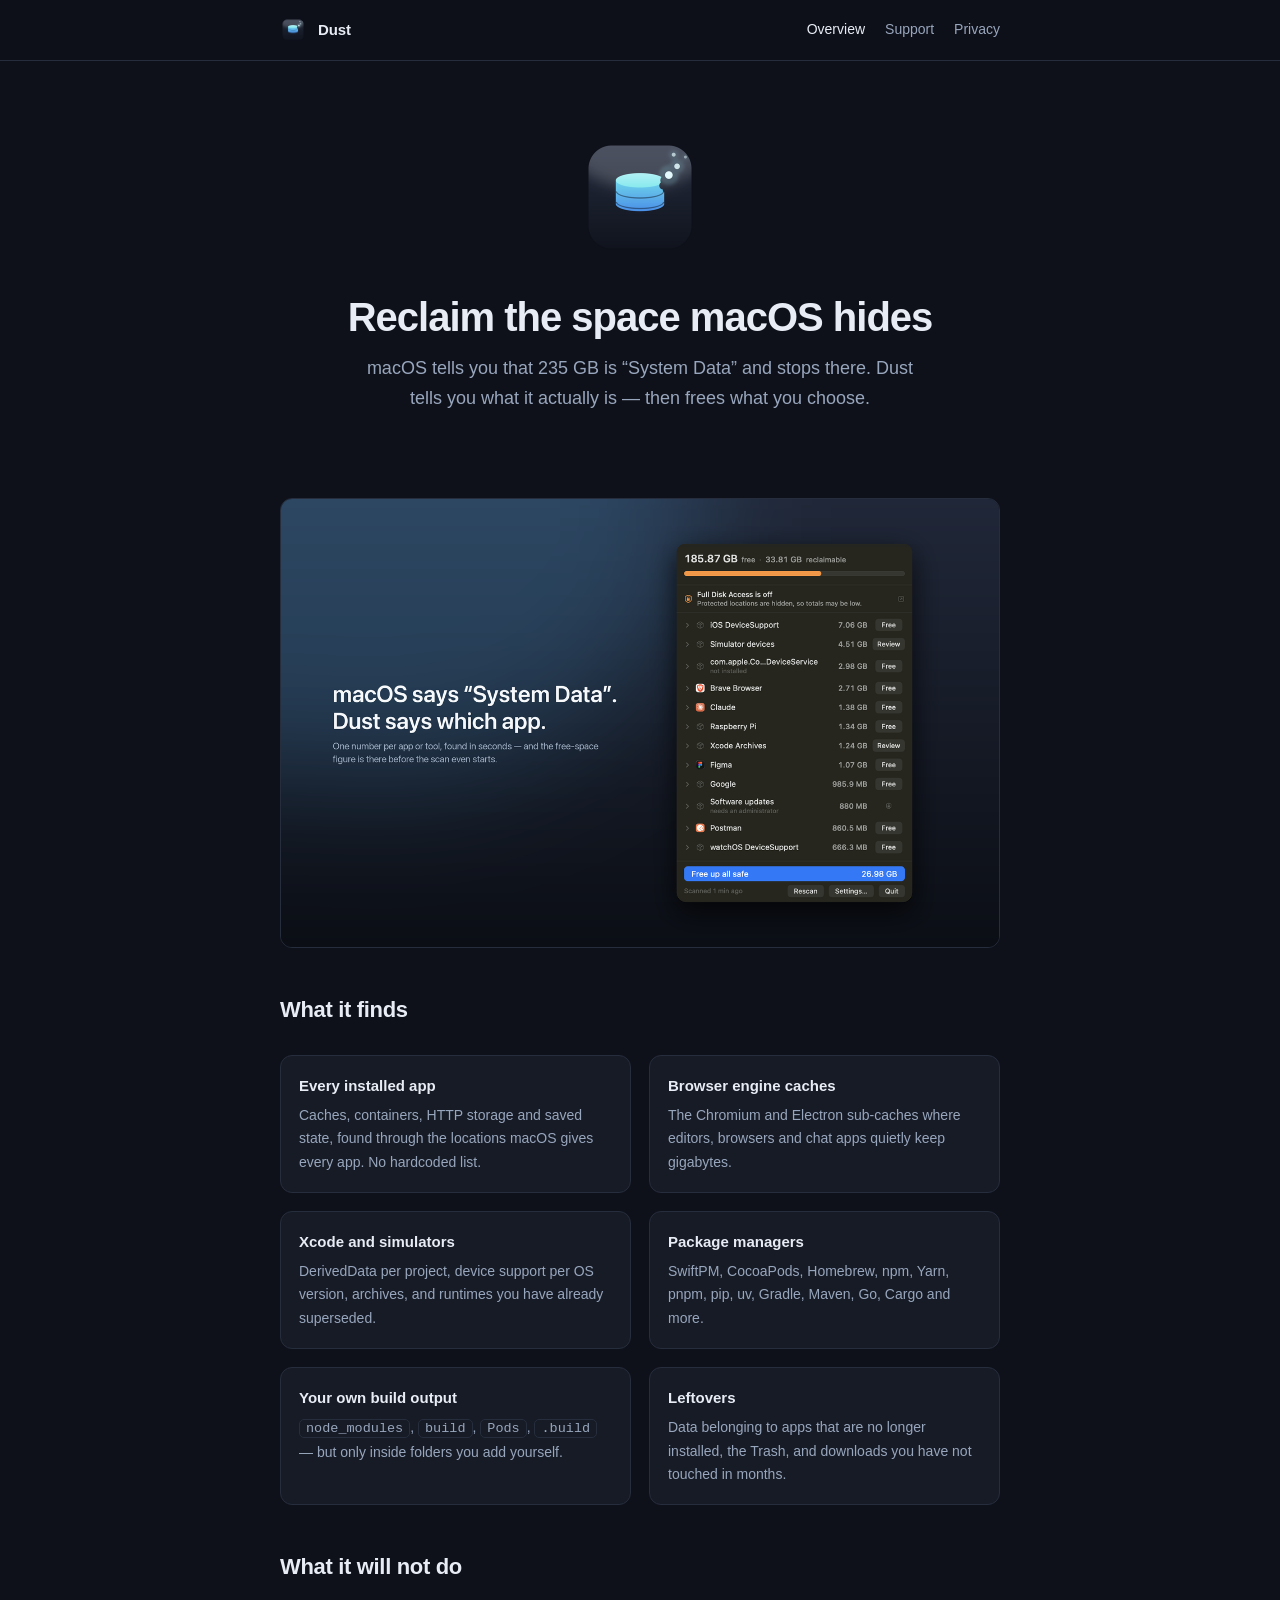
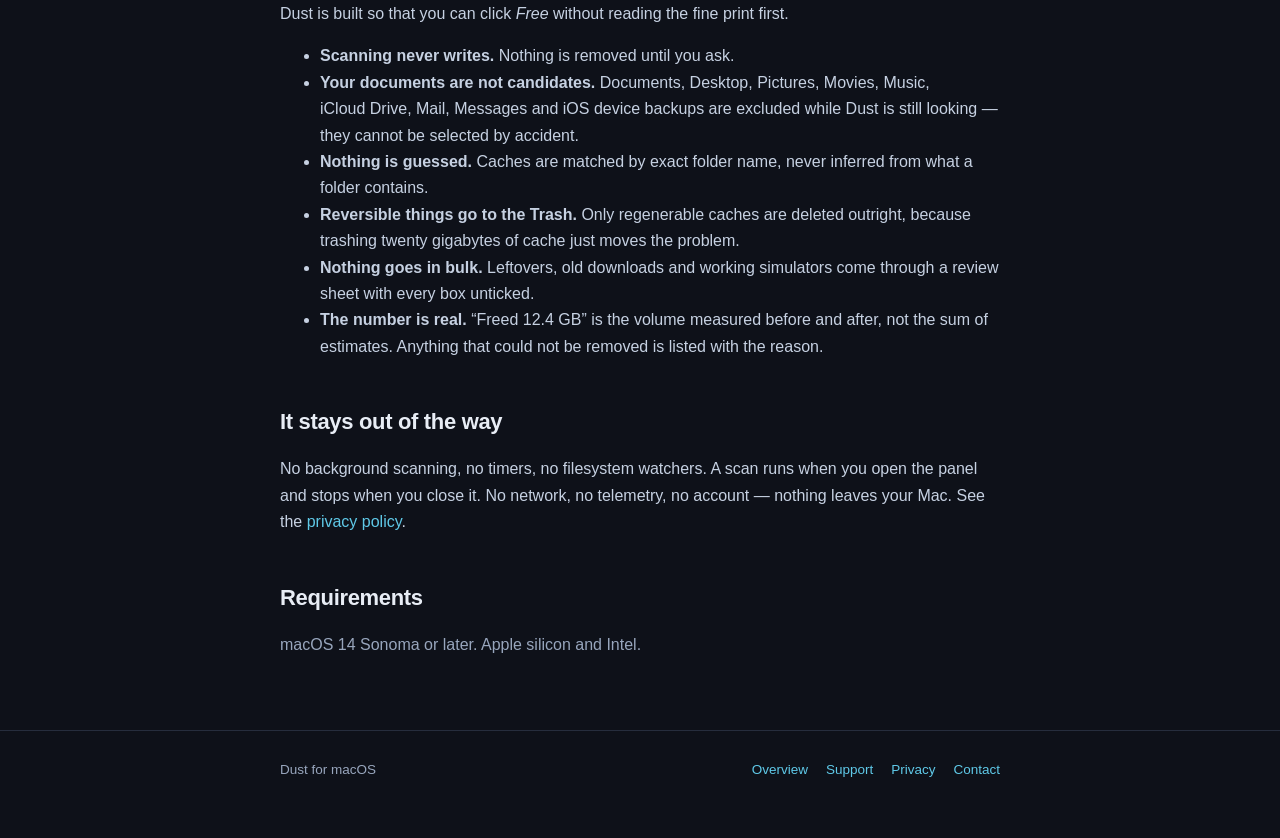
<file: index.html>
<!doctype html>
<html lang="en">
<head>
<meta charset="utf-8">
<meta name="viewport" content="width=device-width, initial-scale=1">
<title>Dust — reclaim the space macOS hides</title>
<meta name="description" content="A macOS menubar app that shows what is actually inside System Data, and frees it safely.">
<link rel="icon" type="image/png" href="assets/favicon.png">
<link rel="stylesheet" href="assets/style.css">
</head>
<body>
<header class="site"><div class="wrap">
  <img src="assets/icon.png" alt=""><strong>Dust</strong>
  <nav>
    <a href="index.html" aria-current="page">Overview</a>
    <a href="support.html">Support</a>
    <a href="privacy.html">Privacy</a>
  </nav>
</div></header>
<main class="wrap">
<section class="hero">
  <img class="app" src="assets/icon.png" alt="Dust app icon">
  <h1>Reclaim the space macOS hides</h1>
  <p class="lede">macOS tells you that 235&nbsp;GB is &ldquo;System Data&rdquo; and stops there.
  Dust tells you what it actually is &mdash; then frees what you choose.</p>
</section>

<img class="shot" src="assets/panel.png" alt="The Dust panel listing reclaimable space grouped by app">

<h2>What it finds</h2>
<div class="grid">
  <div class="card"><h3>Every installed app</h3><p>Caches, containers, HTTP storage and saved state, found through the locations macOS gives every app. No hardcoded list.</p></div>
  <div class="card"><h3>Browser engine caches</h3><p>The Chromium and Electron sub-caches where editors, browsers and chat apps quietly keep gigabytes.</p></div>
  <div class="card"><h3>Xcode and simulators</h3><p>DerivedData per project, device support per OS version, archives, and runtimes you have already superseded.</p></div>
  <div class="card"><h3>Package managers</h3><p>SwiftPM, CocoaPods, Homebrew, npm, Yarn, pnpm, pip, uv, Gradle, Maven, Go, Cargo and more.</p></div>
  <div class="card"><h3>Your own build output</h3><p><code>node_modules</code>, <code>build</code>, <code>Pods</code>, <code>.build</code> &mdash; but only inside folders you add yourself.</p></div>
  <div class="card"><h3>Leftovers</h3><p>Data belonging to apps that are no longer installed, the Trash, and downloads you have not touched in months.</p></div>
</div>

<h2>What it will not do</h2>
<p>Dust is built so that you can click <em>Free</em> without reading the fine print first.</p>
<ul>
  <li><strong>Scanning never writes.</strong> Nothing is removed until you ask.</li>
  <li><strong>Your documents are not candidates.</strong> Documents, Desktop, Pictures, Movies, Music, iCloud&nbsp;Drive, Mail, Messages and iOS device backups are excluded while Dust is still looking &mdash; they cannot be selected by accident.</li>
  <li><strong>Nothing is guessed.</strong> Caches are matched by exact folder name, never inferred from what a folder contains.</li>
  <li><strong>Reversible things go to the Trash.</strong> Only regenerable caches are deleted outright, because trashing twenty gigabytes of cache just moves the problem.</li>
  <li><strong>Nothing goes in bulk.</strong> Leftovers, old downloads and working simulators come through a review sheet with every box unticked.</li>
  <li><strong>The number is real.</strong> &ldquo;Freed 12.4&nbsp;GB&rdquo; is the volume measured before and after, not the sum of estimates. Anything that could not be removed is listed with the reason.</li>
</ul>

<h2>It stays out of the way</h2>
<p>No background scanning, no timers, no filesystem watchers. A scan runs when you open the
panel and stops when you close it. No network, no telemetry, no account &mdash; nothing leaves
your Mac. See the <a href="privacy.html">privacy policy</a>.</p>

<h2>Requirements</h2>
<p class="muted">macOS 14 Sonoma or later. Apple silicon and Intel.</p>
</main>
<footer class="site"><div class="wrap">
  <span>Dust for macOS</span>
  <nav>
    <a href="index.html">Overview</a>
    <a href="support.html">Support</a>
    <a href="privacy.html">Privacy</a>
    <a href="https://github.com/RaghavaNaidu46/Dust-app/issues">Contact</a>
  </nav>
</div></footer>
</body>
</html>
</file>
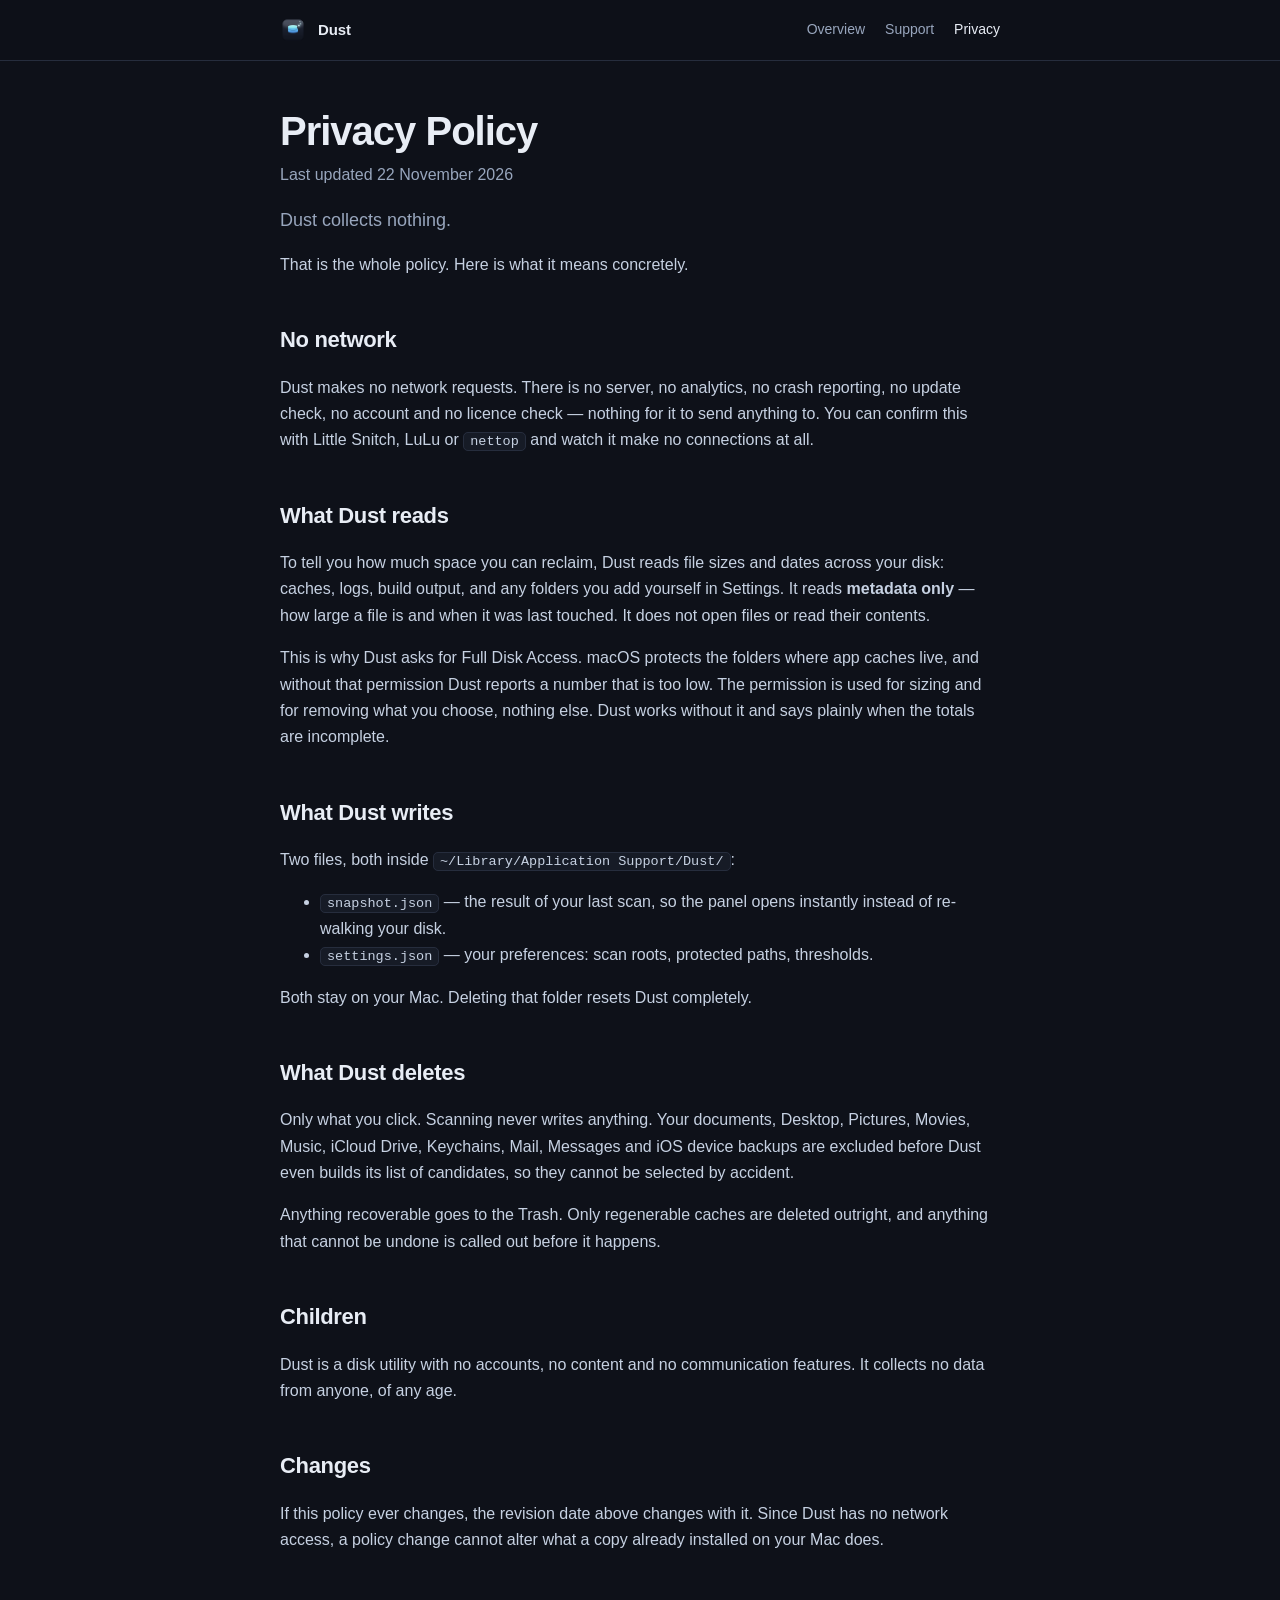
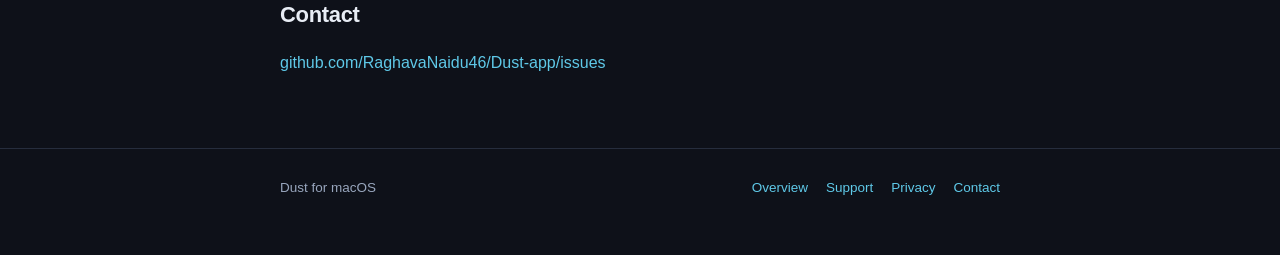
<file: privacy.html>
<!doctype html>
<html lang="en">
<head>
<meta charset="utf-8">
<meta name="viewport" content="width=device-width, initial-scale=1">
<title>Dust — Privacy Policy</title>
<meta name="description" content="Dust collects nothing: no network, no analytics, no account.">
<link rel="icon" type="image/png" href="assets/favicon.png">
<link rel="stylesheet" href="assets/style.css">
</head>
<body>
<header class="site"><div class="wrap">
  <img src="assets/icon.png" alt=""><strong>Dust</strong>
  <nav>
    <a href="index.html">Overview</a>
    <a href="support.html">Support</a>
    <a href="privacy.html" aria-current="page">Privacy</a>
  </nav>
</div></header>
<main class="wrap">
<h1 style="margin-top:48px">Privacy Policy</h1>
<p class="muted" style="margin-top:-6px">Last updated 22 November 2026</p>

<p class="lede" style="margin:18px 0 0">Dust collects nothing.</p>
<p>That is the whole policy. Here is what it means concretely.</p>

<h2>No network</h2>
<p>Dust makes no network requests. There is no server, no analytics, no crash reporting, no
update check, no account and no licence check &mdash; nothing for it to send anything to. You can
confirm this with Little Snitch, LuLu or <code>nettop</code> and watch it make no connections
at all.</p>

<h2>What Dust reads</h2>
<p>To tell you how much space you can reclaim, Dust reads file sizes and dates across your
disk: caches, logs, build output, and any folders you add yourself in Settings. It reads
<strong>metadata only</strong> &mdash; how large a file is and when it was last touched. It does
not open files or read their contents.</p>
<p>This is why Dust asks for Full Disk Access. macOS protects the folders where app caches
live, and without that permission Dust reports a number that is too low. The permission is
used for sizing and for removing what you choose, nothing else. Dust works without it and
says plainly when the totals are incomplete.</p>

<h2>What Dust writes</h2>
<p>Two files, both inside <code>~/Library/Application Support/Dust/</code>:</p>
<ul>
  <li><code>snapshot.json</code> &mdash; the result of your last scan, so the panel opens
  instantly instead of re-walking your disk.</li>
  <li><code>settings.json</code> &mdash; your preferences: scan roots, protected paths, thresholds.</li>
</ul>
<p>Both stay on your Mac. Deleting that folder resets Dust completely.</p>

<h2>What Dust deletes</h2>
<p>Only what you click. Scanning never writes anything. Your documents, Desktop, Pictures,
Movies, Music, iCloud&nbsp;Drive, Keychains, Mail, Messages and iOS device backups are excluded
before Dust even builds its list of candidates, so they cannot be selected by accident.</p>
<p>Anything recoverable goes to the Trash. Only regenerable caches are deleted outright, and
anything that cannot be undone is called out before it happens.</p>

<h2>Children</h2>
<p>Dust is a disk utility with no accounts, no content and no communication features. It
collects no data from anyone, of any age.</p>

<h2>Changes</h2>
<p>If this policy ever changes, the revision date above changes with it. Since Dust has no
network access, a policy change cannot alter what a copy already installed on your Mac does.</p>

<h2>Contact</h2>
<p><a href="https://github.com/RaghavaNaidu46/Dust-app/issues">github.com/RaghavaNaidu46/Dust-app/issues</a></p>
</main>
<footer class="site"><div class="wrap">
  <span>Dust for macOS</span>
  <nav>
    <a href="index.html">Overview</a>
    <a href="support.html">Support</a>
    <a href="privacy.html">Privacy</a>
    <a href="https://github.com/RaghavaNaidu46/Dust-app/issues">Contact</a>
  </nav>
</div></footer>
</body>
</html>
</file>
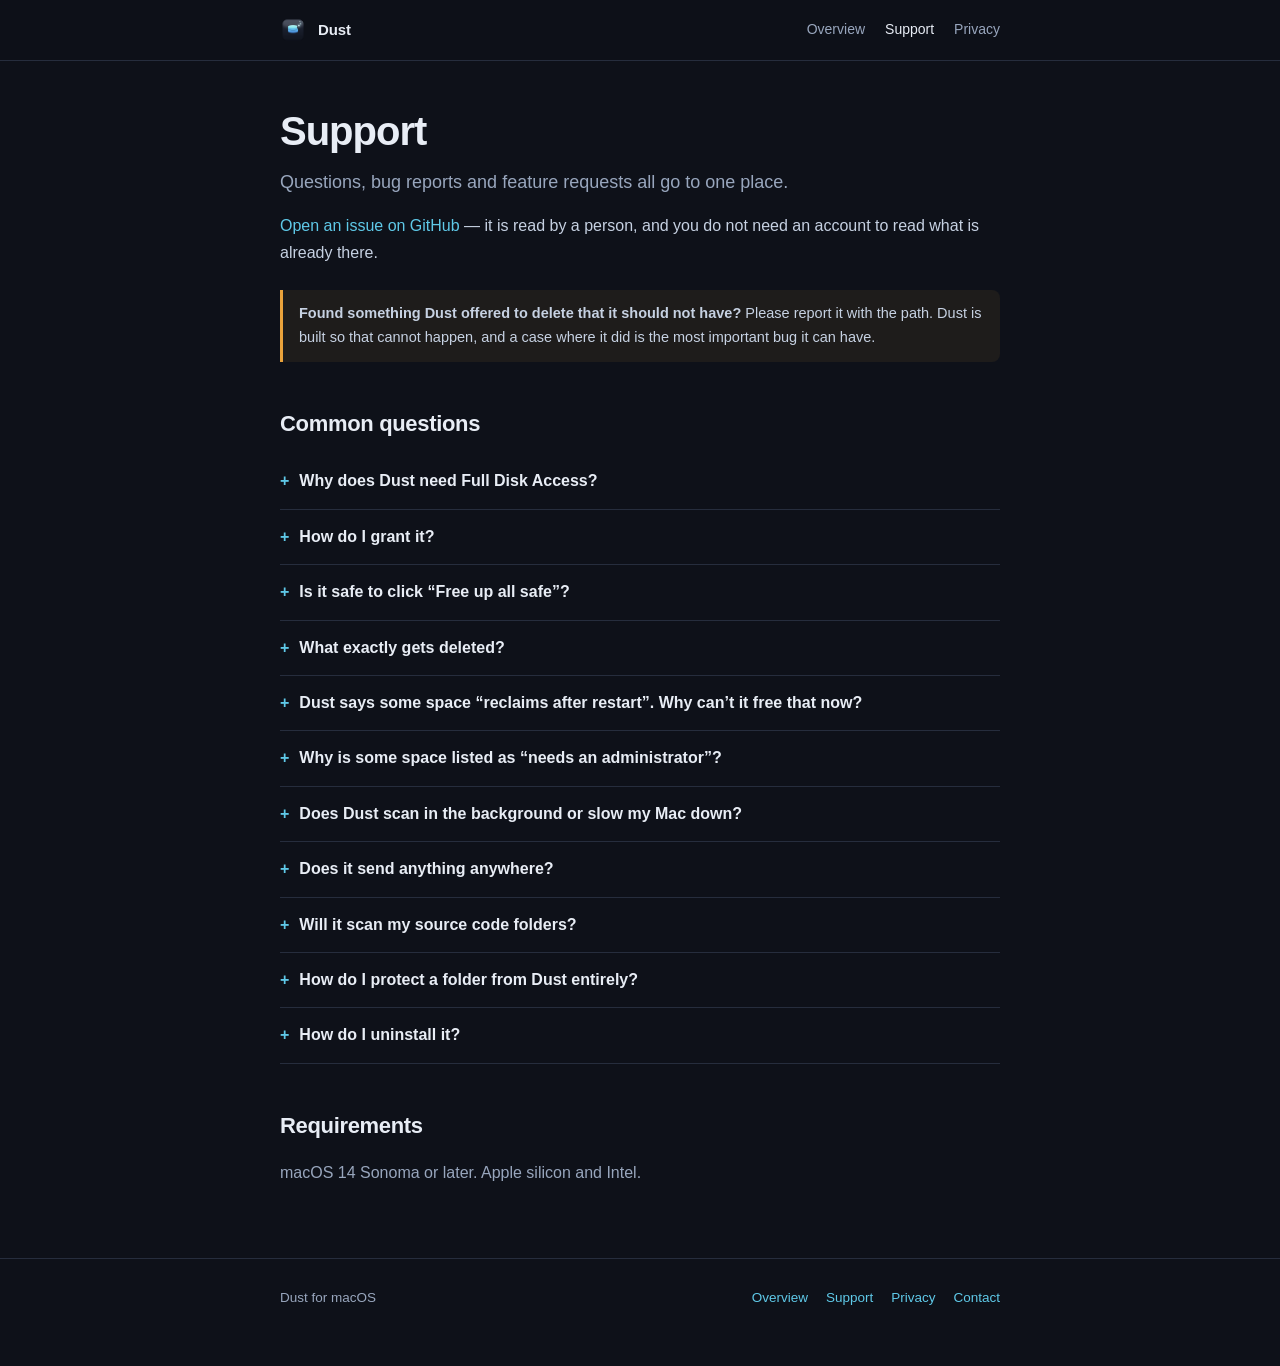
<file: support.html>
<!doctype html>
<html lang="en">
<head>
<meta charset="utf-8">
<meta name="viewport" content="width=device-width, initial-scale=1">
<title>Dust — Support</title>
<meta name="description" content="Help, FAQ and contact for Dust, the macOS disk-space app.">
<link rel="icon" type="image/png" href="assets/favicon.png">
<link rel="stylesheet" href="assets/style.css">
</head>
<body>
<header class="site"><div class="wrap">
  <img src="assets/icon.png" alt=""><strong>Dust</strong>
  <nav>
    <a href="index.html">Overview</a>
    <a href="support.html" aria-current="page">Support</a>
    <a href="privacy.html">Privacy</a>
  </nav>
</div></header>
<main class="wrap">
<h1 style="margin-top:48px">Support</h1>
<p class="lede" style="margin:0 0 8px">Questions, bug reports and feature requests all go to one place.</p>
<p><a href="https://github.com/RaghavaNaidu46/Dust-app/issues">Open an issue on GitHub</a> &mdash;
it is read by a person, and you do not need an account to read what is already there.</p>

<div class="note"><p><strong>Found something Dust offered to delete that it should not have?</strong>
Please report it with the path. Dust is built so that cannot happen, and a case where it did
is the most important bug it can have.</p></div>

<h2>Common questions</h2>

<details><summary>Why does Dust need Full Disk Access?</summary>
<p>App caches live inside folders macOS protects &mdash; containers, and parts of
<code>~/Library</code>. Without the permission Dust can still scan, but the totals come out
low. It will say so plainly rather than quietly under-reporting.</p>
<p>Dust reads only metadata: how large a file is and when it was last touched. It does not
open files or read their contents.</p>
</details>

<details><summary>How do I grant it?</summary>
<p>System Settings &rarr; Privacy &amp; Security &rarr; Full Disk Access, then switch on Dust.
The welcome screen has a button that takes you straight there, and it notices when the
permission lands. You can reopen that screen any time from Settings &rarr; General.</p>
</details>

<details><summary>Is it safe to click &ldquo;Free up all safe&rdquo;?</summary>
<p>That button only touches items Dust classes as both disposable and actionable. Your
documents, Desktop, Pictures, Movies, Music, iCloud&nbsp;Drive, Keychains, Mail, Messages and
iOS device backups are excluded during discovery, so they never become candidates at all.</p>
<p>Anything reversible is moved to the Trash. Leftovers from uninstalled apps, old downloads
and working simulators are never included &mdash; those come through a review sheet where every
box starts unticked.</p>
</details>

<details><summary>What exactly gets deleted?</summary>
<p>Expand any row in the panel to see the individual folders, their sizes and when each was
last used. Right-click a row and choose <em>Choose items&hellip;</em> to pick them one at a time
instead of freeing the whole group.</p>
</details>

<details><summary>Dust says some space &ldquo;reclaims after restart&rdquo;. Why can&rsquo;t it free that now?</summary>
<p>Deregistered simulator runtimes can leave multi-gigabyte files under System Integrity
Protection. Deleting them fails even for an administrator; macOS releases them itself on the
next restart. Dust shows them separately and will not ask you for a password that cannot help.</p>
</details>

<details><summary>Why is some space listed as &ldquo;needs an administrator&rdquo;?</summary>
<p>Parts of <code>/Library</code> are owned by the system. Dust shows their size for information
and leaves them alone rather than escalating privileges to delete system files.</p>
</details>

<details><summary>Does Dust scan in the background or slow my Mac down?</summary>
<p>No. There is no background scanning, no timer and no filesystem watcher. A scan runs when
you open the panel and is cancelled when you close it. An optional periodic rescan exists in
Settings, is off by default, and is skipped on battery, in Low Power Mode and when the Mac is
running hot.</p>
</details>

<details><summary>Does it send anything anywhere?</summary>
<p>No. Dust makes no network requests at all &mdash; no analytics, no crash reporting, no update
check, no account. See the <a href="privacy.html">privacy policy</a>.</p>
</details>

<details><summary>Will it scan my source code folders?</summary>
<p>Only the ones you add. Settings &rarr; Scanning takes project roots, and nothing inside a
source tree is walked until you add one. Matching is by exact directory name
(<code>node_modules</code>, <code>build</code>, <code>Pods</code>, <code>.build</code>); names
that are checked in by some projects, like <code>dist</code> or <code>vendor</code>, are
opt-in on top of that.</p>
</details>

<details><summary>How do I protect a folder from Dust entirely?</summary>
<p>Settings &rarr; Protected. Anything listed there is excluded while Dust is still building its
list, so it never appears as a candidate in the first place.</p>
</details>

<details><summary>How do I uninstall it?</summary>
<p>Quit Dust from the menubar, move the app to the Trash, and delete
<code>~/Library/Application Support/Dust</code>. That folder holds only the cached scan result
and your settings.</p>
</details>

<h2>Requirements</h2>
<p class="muted">macOS 14 Sonoma or later. Apple silicon and Intel.</p>
</main>
<footer class="site"><div class="wrap">
  <span>Dust for macOS</span>
  <nav>
    <a href="index.html">Overview</a>
    <a href="support.html">Support</a>
    <a href="privacy.html">Privacy</a>
    <a href="https://github.com/RaghavaNaidu46/Dust-app/issues">Contact</a>
  </nav>
</div></footer>
</body>
</html>
</file>
<file: assets/style.css>
:root {
  --ink: #0e1119;
  --ink-2: #161b26;
  --line: #262d3d;
  --text: #e8edf5;
  --muted: #98a6bd;
  --accent: #5fc9e8;
  --accent-2: #4a8fe7;
  --warn: #e9a23b;
}
* { box-sizing: border-box; }
html { -webkit-text-size-adjust: 100%; }
body {
  margin: 0;
  background: var(--ink);
  color: var(--text);
  font: 16px/1.65 -apple-system, BlinkMacSystemFont, "Segoe UI", Inter, Helvetica, Arial, sans-serif;
  -webkit-font-smoothing: antialiased;
}
a { color: var(--accent); text-decoration: none; }
a:hover { text-decoration: underline; }
.wrap { max-width: 760px; margin: 0 auto; padding: 0 20px; }
header.site {
  border-bottom: 1px solid var(--line);
  position: sticky; top: 0;
  background: rgba(14,17,25,.88);
  backdrop-filter: saturate(160%) blur(12px);
  z-index: 10;
}
header.site .wrap { display: flex; align-items: center; gap: 12px; height: 60px; }
header.site img { width: 26px; height: 26px; border-radius: 6px; }
header.site strong { font-size: 15px; font-weight: 600; letter-spacing: -.01em; }
header.site nav { margin-left: auto; display: flex; gap: 20px; font-size: 14px; }
header.site nav a { color: var(--muted); }
header.site nav a[aria-current="page"] { color: var(--text); }
.hero { padding: 72px 0 48px; text-align: center; }
.hero img.app { width: 128px; height: 128px; border-radius: 28px; margin-bottom: 26px; }
h1 { font-size: 40px; line-height: 1.12; letter-spacing: -.025em; margin: 0 0 14px; }
.lede { font-size: 18px; color: var(--muted); margin: 0 auto; max-width: 560px; }
h2 { font-size: 22px; letter-spacing: -.015em; margin: 44px 0 12px; }
h3 { font-size: 16px; margin: 28px 0 6px; }
p, li { color: #c6d1e2; }
.muted { color: var(--muted); }
.shot { width: 100%; border-radius: 12px; border: 1px solid var(--line); margin: 36px 0; display: block; }
.grid { display: grid; gap: 18px; grid-template-columns: repeat(auto-fit, minmax(230px, 1fr)); margin: 26px 0; }
.card { background: var(--ink-2); border: 1px solid var(--line); border-radius: 12px; padding: 18px; }
.card h3 { margin: 0 0 6px; font-size: 15px; }
.card p { margin: 0; font-size: 14px; color: var(--muted); }
details { border-bottom: 1px solid var(--line); padding: 14px 0; }
details summary { cursor: pointer; font-weight: 550; list-style: none; }
details summary::-webkit-details-marker { display: none; }
details summary::before { content: "+"; color: var(--accent); margin-right: 10px; font-weight: 600; }
details[open] summary::before { content: "\2212"; }
details p:last-child { margin-bottom: 0; }
.note {
  border-left: 3px solid var(--warn);
  background: rgba(233,162,59,.07);
  padding: 12px 16px; border-radius: 0 8px 8px 0; margin: 24px 0;
}
.note p { margin: 0; font-size: 14.5px; }
code { background: var(--ink-2); border: 1px solid var(--line); border-radius: 5px; padding: 1px 6px; font-size: 13.5px; }
footer.site { border-top: 1px solid var(--line); margin-top: 72px; padding: 28px 0 56px; font-size: 13.5px; color: var(--muted); }
footer.site .wrap { display: flex; flex-wrap: wrap; gap: 16px; }
footer.site nav { margin-left: auto; display: flex; gap: 18px; }
@media (max-width: 560px) {
  h1 { font-size: 30px; }
  .hero { padding: 48px 0 32px; }
  header.site nav { gap: 14px; }
}
</file>
